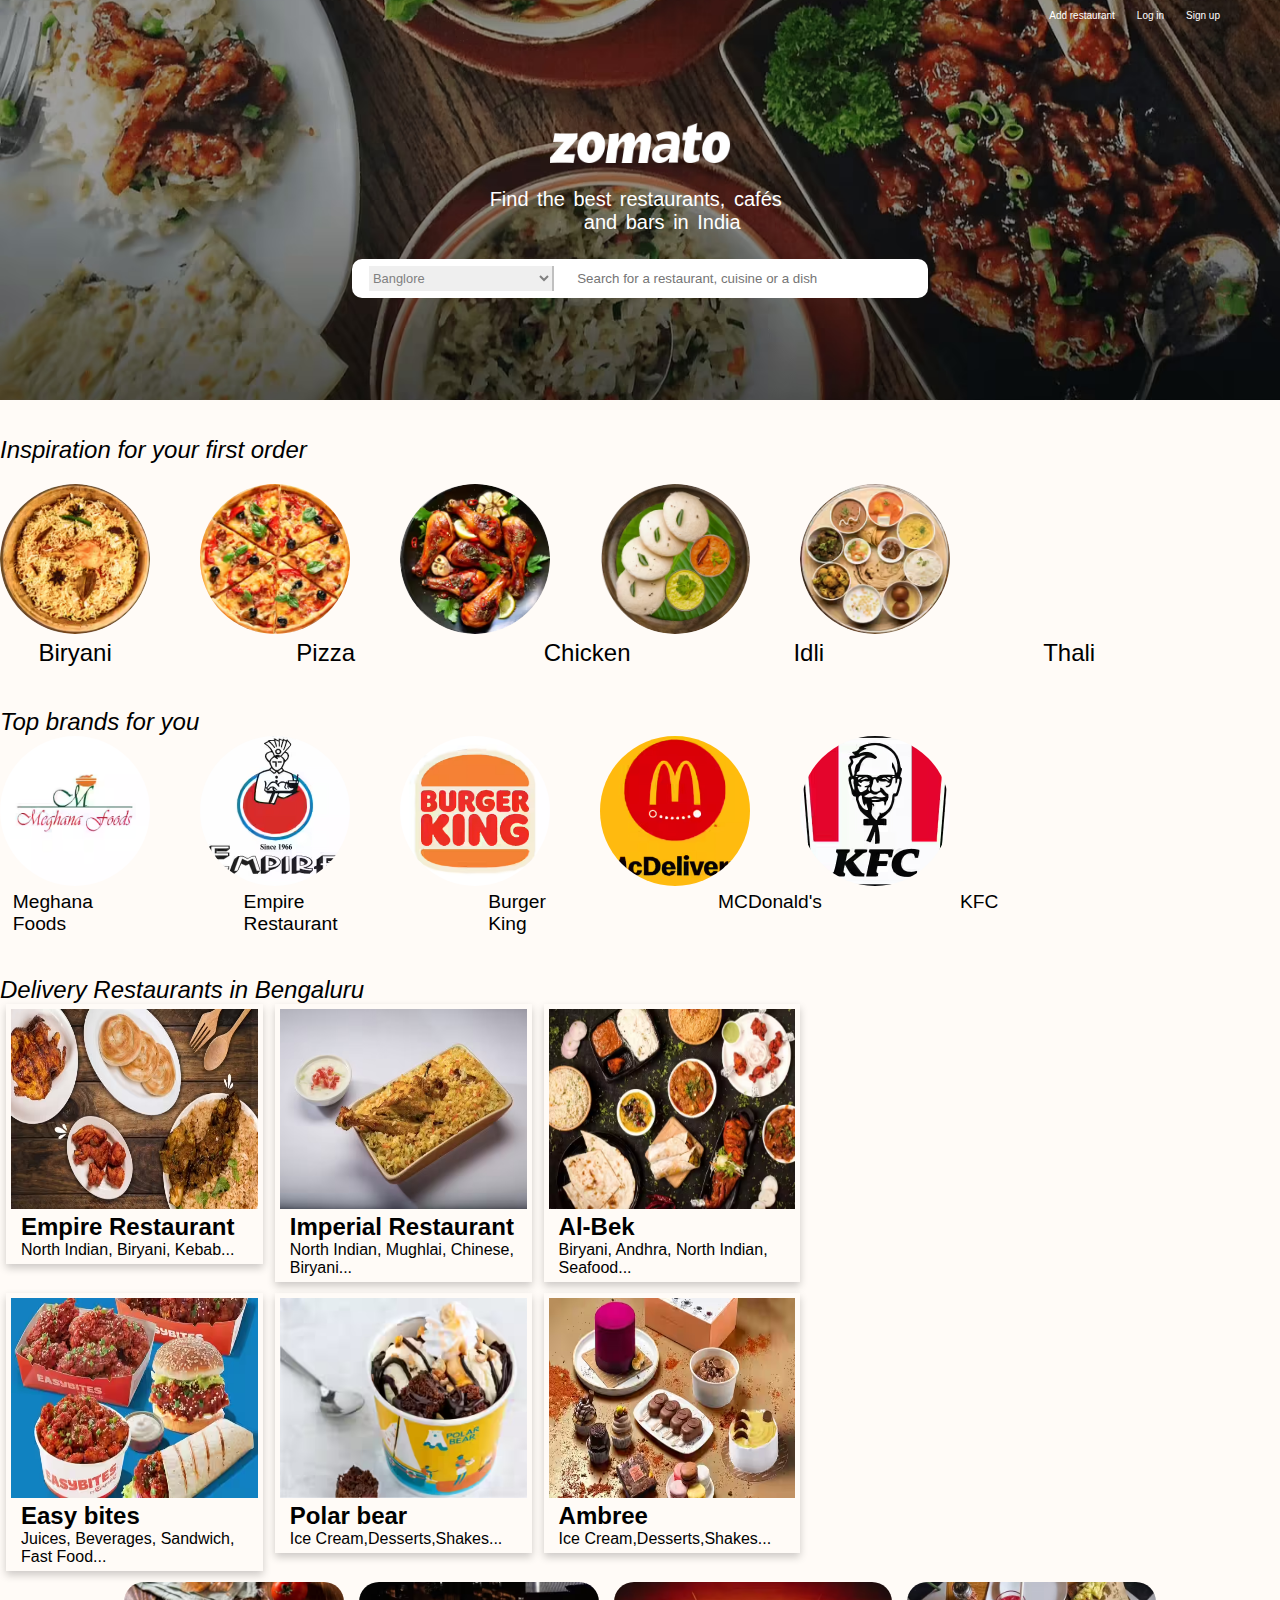
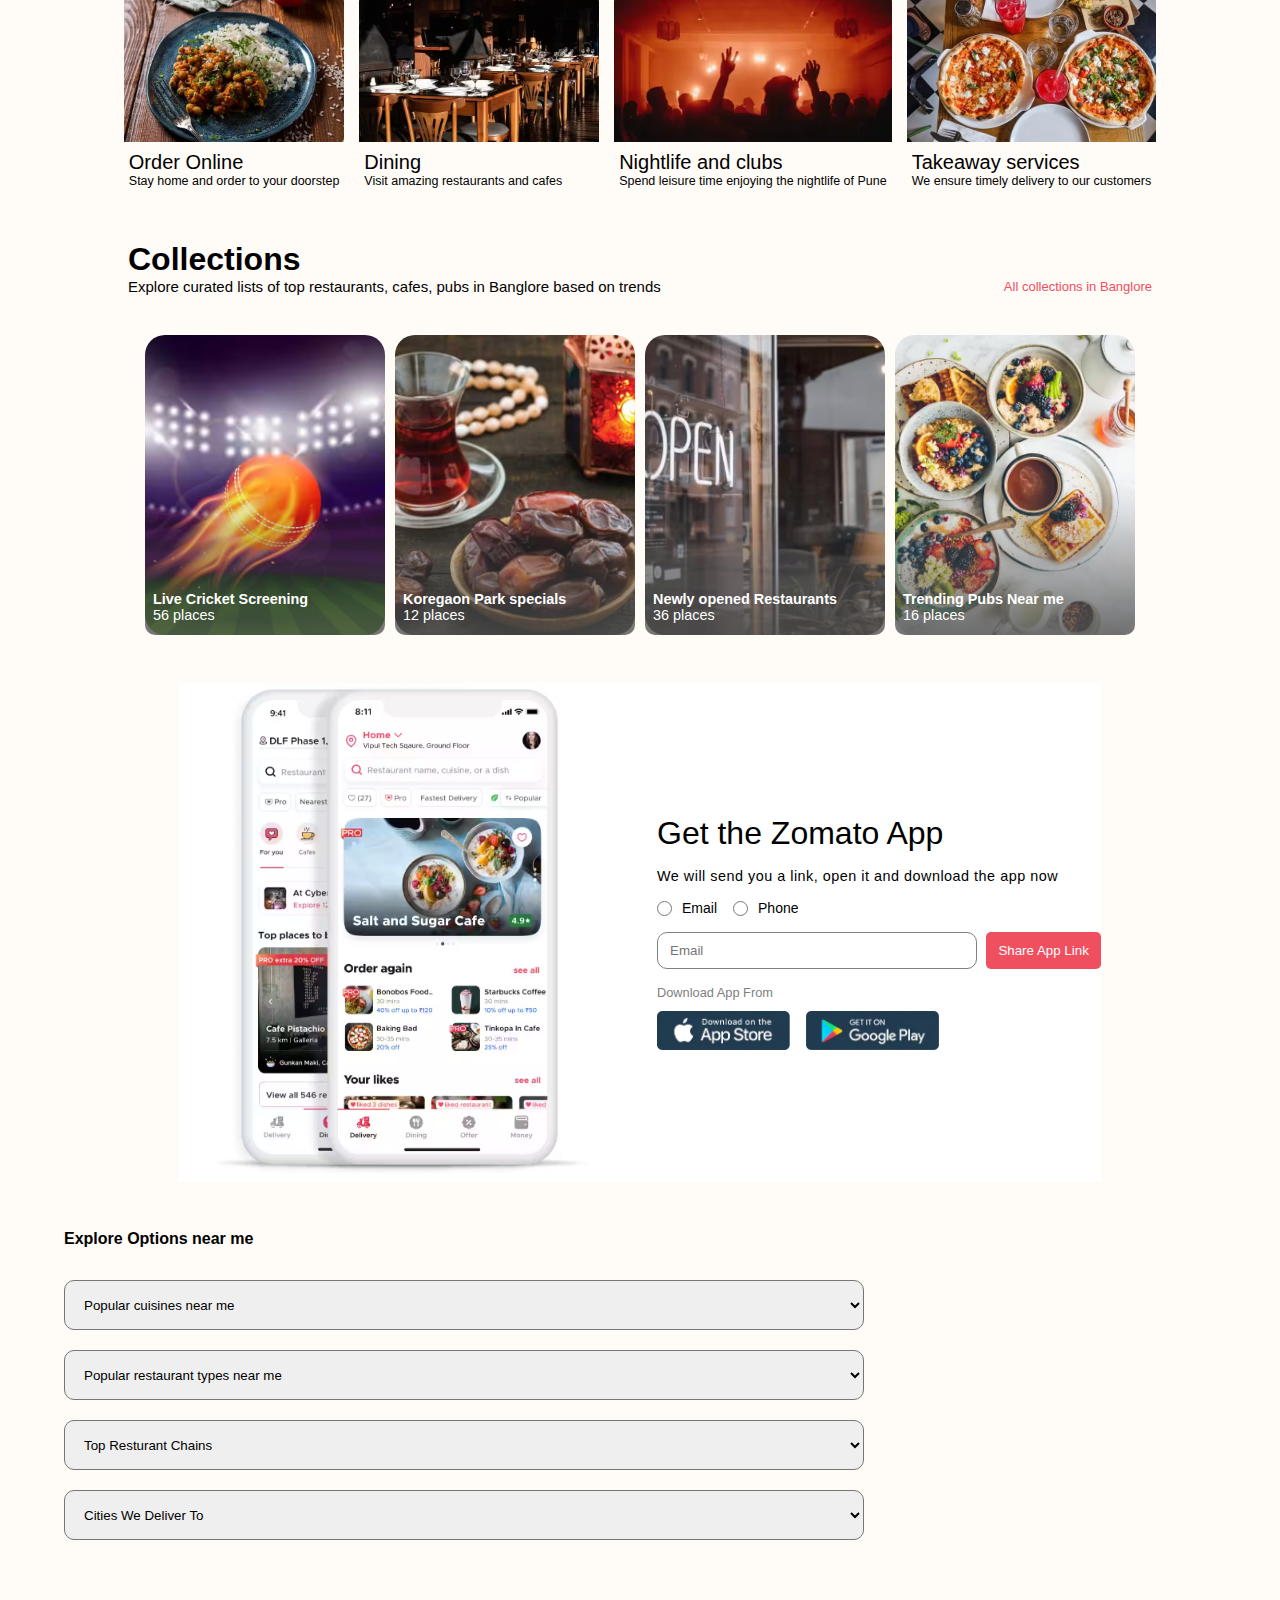
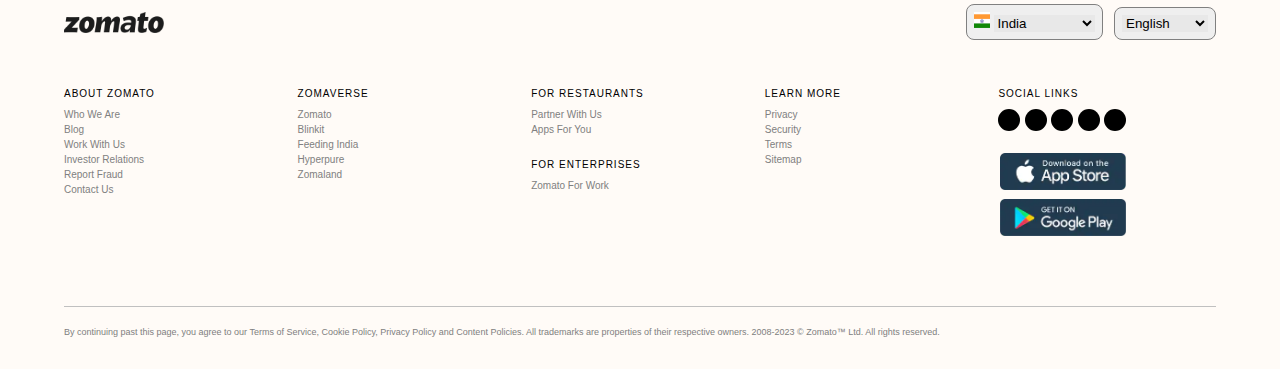
<file: index.html>
<!DOCTYPE html>
<html>
	<head>
	
		<meta charset="UTF-8">
		<meta name="viewport" content="width=device-width, initial-scale=1.0">
		<meta http-equiv="X-UA-Compatible" content="ie=edge">
		
		<!-- Zomato logo in title tab -->
		<link 
		rel = "icon"
		href = "ZomatoLogo.jpg"; 
		/>
		
		
		
		<!-- Linking CSS file -->
		<link rel = "stylesheet" href = "./zomato-css.css" />
		
		<title>Zomato </title>
	</head>
	<body>
		<!-- This is for hero section -->
		<section class = "hero__section">
			<header>
				<nav class = "navbar">
					<a href = "#"></a>
					<div class = "navbar__menu_container">
						
						<a href = "#" class = "link" >Add restaurant</a>
						<a href = "HTML_LOGIN.html" class = "link" >Log in</a>
						<a href = "SIGNUP.html" class = "link" >Sign up</a>
						<a href = "#" class = "user_icon"><i class="fa-solid fa-user"></i></a>
					</div>
				</nav>
			</header>
			<div class = "hero__section_container">
				<img src = "heroSectionLogo.png" alt = "Zomato Logo" class = "hero__section_logo" />
				<pre class = "hero__section_heading">Find the best restaurants, cafés 
	   and bars in India</pre>
				<div class = "hero__section_container_input">
					<i class="fa-sharp fa-solid fa-location-dot" id = "location_icon"></i>
					<select class = "hero__section_input_location">
						<option>Banglore</option>
						<option>Mumbai</option>
						<option>Pune</option>
						<option>Delhi</option>
					</select>
					<i class="fa-solid fa-magnifying-glass" id = "search_icon"></i>
					<input class = "hero__section_input_search" type = "text" placeholder = "Search for a restaurant, cuisine or a dish" />
				</div>
			</div>
		</section><br><br>

		
		<p style="font-style: italic; font-weight: lighter;font-size: 150%;margin-bottom:20px;  ">Inspiration for your first order</p>
		<div class="image_container">
			<a href="resturants.html" class="a2"><img src="biriyani.jpeg" alt="biryani" class="image_container1"></a>
		<a href="#" class="a2"><img src="pizza.jpeg" alt="Pizza" class="image_container1"></a>
		<a href="#" class="a2"></a><img src="chiken.jpeg" alt="Chicken " class="image_container1"></a>
		<a href="#" class="a2"><img src="edli.jpeg" alt="idli" class="image_container1"></a>
		<a href="#" class="a2"><img src="thali.jpeg" alt="Thali" class="image_container1"></a>
		
        
		
		</div>
		<div class="text1">
		<div class="text">Biryani</div>
		<div class="text2">Pizza</div>
		<div class="text3">Chicken</div>
		<div class="text4">Idli</div>
		<div class="text5">Thali</div>
		
		
		</div>
		<br><br>
		
		<p style="font-style: italic;font-weight: lighter; font-size:150% ;">Top brands for you</p>
		<div class="image_container">
			<img src="mg.jpeg" alt="Meghana" class="image_container1">
			<img src="emp.jpeg" alt="empire" class="image_container1">
			<img src="burking.jpeg" alt="Burger" class="image_container1">
			<img src="mc.jpeg" alt="mcdelivery" class="image_container1">
			<img src="kfc.jpeg" alt="kfcll" class="image_container1">
			
			</div>
			<div class="text1">
			<div class="text8">Meghana Foods</div>
			<div class="text9">Empire Restaurant</div>
			<div class="text10">Burger King</div>	
			<div class="text12">MCDonald's</div>
			<div class="text13">KFC</div>
			</div><br><br>
		
			<p style="font-style: italic;font-weight: lighter; font-size:150% ;">Delivery Restaurants in Bengaluru</p>
			<div class="row">
				<div class="column">
				  <div class="card">
					<img src="empire.jpeg" alt="Jane" height=200px width=100%>
					<div class="container">
					  <h2>Empire Restaurant</h2>
					  <div class="ftext">North Indian, Biryani, Kebab... </div>
					</div>
				  </div>
				</div>
			  
				<div class="column">
				  <div class="card">
					<img src="imperial.jpeg" alt="Mike" height=200px width=100%>
					<div class="container">
					  <h2>Imperial Restaurant</h2>
					  <div class="ftext">North Indian, Mughlai, Chinese, Biryani...</div>
					</div>
				  </div>
				</div>
			  
				<div class="column">
				  <div class="card">
					<img src="albek.jpeg" alt="John" height=200px width=100%>
					<div class="container">
					  <h2>Al-Bek</h2>
					  <div class="ftext">Biryani, Andhra, North Indian, Seafood...</div>
					</div>
				  </div>
				</div>
			  </div>
			  <div class="column">
				  <div class="card">
					<img src="easy.jpeg" alt="Juice" height=200px width=100%>
					<div class="container">
					  <h2>Easy bites</h2>
					  <div class="ftext">Juices, Beverages, Sandwich, Fast Food...</div>
					  </div>
				  </div>
				</div>
				<div class="column">
					<div class="card">
					  <img src="polar.jpeg" alt="John" height=200px width=100%>
					  <div class="container">
						<h2>Polar bear</h2>
						<div class="ftext">Ice Cream,Desserts,Shakes...</div>
					  </div>
					</div>
				  </div>
				</div>
				<div class="column">
					<div class="card">
					  <img src="ambree.jpeg" alt="Juice" height=200px width=100%>
					  <div class="container">
						<h2>Ambree</h2>
						<div class="ftext">Ice Cream,Desserts,Shakes...</div>
					  </div>
					</div>
				  </div><br><br><br>
			
		  

		 
		<!-- This is for cards that zomato offer -->
		<section class = "container_cards">
		
			 <div class = "we_offer__cards">
				<img src = "item1.png" alt = "card1 image"/>
				<div class = "we_offer__cards_content">
					<h2>Order Online</h2>
					<p>Stay home and order to your doorstep</p>
				</div>
			 </div>
			 
			 <div class = "we_offer__cards">
				<img src = "item2.png" alt = "card1 image"/>
				<div class = "we_offer__cards_content">
					<h2>Dining</h2>
					<p>Visit amazing restaurants and cafes</p>
				</div>
			 </div>
			 
			 <div class = "we_offer__cards">
				<img src = "item3.png" alt = "card1 image"/>
				<div class = "we_offer__cards_content">
					<h2>Nightlife and clubs</h2>
					<p>Spend leisure time enjoying the nightlife of Pune</p>
				</div>
			 </div>
			 
			 <div class = "we_offer__cards">
				<img src = "item4.png" alt = "card1 image"/>
				<div class = "we_offer__cards_content">
					<h2>Takeaway services</h2>
					<p>We ensure timely delivery to our customers</p>
				</div>
			 </div>
			 
		</section>
		<!-- This is for collection section -->
		<section class = "container_collections">
			<h1>Collections</h1>
			<div class = "sub_heading__container">
				<span>Explore curated lists of top restaurants, cafes, pubs in Banglore based on trends</span>
				<span id = "span">All collections in Banglore</span>
			</div>
			<div class = "collections__cards_container">
					
				<div class = "cards card1">
					<div class = "overlay"></div>
					<div class = "collections__content">
						<h4>Live Cricket Screening</h4>
						<span>56 places</span>
					</div>
				</div>
				
				<div class = "cards card2">
					<div class = "overlay"></div>
					<div class = "collections__content">
						<h4>Koregaon Park specials</h4>
						<span>12 places</span>
					</div>
				</div>
				
				<div class = "cards card3">
					<div class = "overlay"></div>
					<div class = "collections__content">
						<h4>Newly opened Restaurants</h4>
						<span>36 places</span>
					</div>
				</div>
				
				<div class = "cards card4">
					<div class = "overlay"></div>
					<div class = "collections__content">
						<h4>Trending Pubs Near me</h4>
						<span>16 places</span>
					</div>
				</div>
				
			</div>
		</section>
		<section>

		</section>
		<!-- This is for get the App section -->
		<section class = "container__get_the_App">
			<div class = "semi_container">
				<div class = "semi_container__left">
					<img src = "mobileBanner.png" alt = "mobile image" />
				</div>
				<div class = "semi_container__right">
					<h1>Get the Zomato App</h1>
					<p>We will send you a link, open it and download the app now</p>
					<div class = "radio_button__container">
						<div>
							<input type = "radio" id = "email" name = "downloadApp" />
							<label for = "email" style = "font-size:14px;">Email</label>
						</div>
							<div>
							<input type = "radio" id = "phone" name = "downloadApp" />
							<label for = "phone" style = "font-size:14px;">Phone</label>
						</div>
					</div>
					<div class = "input__container">
						<input type = "text" placeholder = "Email" />
						<button>Share App Link</button>
					</div>
					<div class = "download_app__container">
						<h5>Download App From</h5>
						<div>
							<img src = "appleStore.png" alt = "Apple store" />
							<img src = "playStore.png" alt = "Play store" />
						</div>
					</div>
				</div>
			</div>
		</section>
		<!-- this is for Explore places section -->
		<section class = "explore_places__container">
			<div class = "sub_container">
				<div>
					<h1>Explore Options near me</h1>
					
				</div>
				<div class = "drop_down__container">
					<div>
						<select class = "drop_down_menu">
							<option>Popular cuisines near me</option>
							<option>Biriyani food near me</option>
							<option>Korean food near me</option>
							<option>Street food near me</option>
							<option>Burger food near me</option>
						</select>
					</div>
					<div>
						<select class = "drop_down_menu">
							<option>Popular restaurant types near me</option>
							<option>Bars near me</option>
							<option>Cafes near me</option>
							<option>Bakeries near me</option>
							<option>Clubs near me</option>
						</select>
					</div>
					<div>
						<select class="drop_down_menu">
							<option>Top Resturant Chains </option>
							<option>Burger King </option>
							<option>KFC </option>
							<option>MC Donald's </option>
					        <option>Subway </option>
							

						</select>
					</div>
					<div>
						<select class = "drop_down_menu">
							<option>Cities We Deliver To</option>
							<option>Banglore</option>
							<option>Mumbai</option>
							<option>Pune</option>
							<option>Delhi</option>
						</select>
					</div>
				</div>
			</div>
		</section>
		<!-- This is for footer section -->
		<footer class = "footer__container">
			<div class = "footer_section1">
				<img src = "logo.png" alt = "zomato logo" />
				<div class = "section1__button_container">
					<button>
						<img src = "IndianFlag.png" alt = "Indian Flag" style = "width: 16px; height: 16px" />
						<select style = "border: none; background: #e8e8e8; cursor: pointer">
							<option>India</option>
							<option>United States</option>
							<option>Australia</option>
							<option>New Zealand</option>
							<option>Spain</option>
							<option>England</option>
						</select>
					</button>
					<button>
						<i class = "fa fa-globe"></i>
						<select style = "border: none; background: #e8e8e8; cursor: pointer">
							<option>English</option>
							<option>Español</option>
							<option>Čeština</option>
							<option>Slovenčina</option>
							<option>Polish</option>
							<option>Italian</option>
						</select>
					</button>
				</div>
			</div>
			<div class = "navigation_container">
				<div class = "link_container">
					<h5>About Zomato</h5>
					<div class = "link_container_anchors">
						<a href = "#">Who We Are</a>
						<a href = "#">Blog</a>
						<a href = "#">Work With Us</a>
						<a href = "#">Investor Relations</a>
						<a href = "#">Report Fraud</a>
						<a href = "#">Contact Us</a>
					</div>
				</div>
				
				<div class = "link_container">
					<h5>Zomaverse</h5>
					<div class = "link_container_anchors">
						<a href = "#">Zomato</a>
						<a href = "#">Blinkit</a>
						<a href = "#">Feeding India</a>
						<a href = "#">Hyperpure</a>
						<a href = "#">Zomaland</a>
					</div>
				</div>
				
				<div class = "link_container">
					<h5>For Restaurants</h5>
					<div class = "link_container_anchors">
						<a href = "#">Partner With Us</a>
						<a href = "#">Apps For You</a>
					</div>
					<h5 id = "enterprises">For Enterprises</h5>
					<div class = "link_container_anchors">
						<a href = "#">Zomato For Work</a>
					</div>
				</div>
				
				<div class = "link_container">
					<h5>Learn More</h5>
					<div class = "link_container_anchors">
						<a href = "#">Privacy</a>
						<a href = "#">Security</a>
						<a href = "#">Terms</a>
						<a href = "#">Sitemap</a>
					</div>
				</div>
				
				<div class = "link_container">
					<h5>Social Links</h5>
					<div class = "social_media_icon_buttons">
						<button><i class="fa-brands fa-linkedin-in"></i>	</button>
						<button><i class = "fa-brands fa-instagram"></i></button>
						<button><i class = "fa-brands fa-twitter"></i></button>
						<button><i class = "fa-brands fa-facebook"></i></button>
						<button><i class = "fa-brands fa-youtube"></i></button>
						<div class = "social_media_logos">
							<img src = "appleStore.png" alt = "Apple store" />
							<img src = "playStore.png" alt = "Play store" id = "img2"/>
						</div>
					</div>
				</div>
			</div>
			<div class = "disclaimer">
			By continuing past this page, you agree to our Terms of Service, Cookie Policy,
			Privacy Policy and Content Policies. All trademarks are properties of their respective owners.
			2008-2023 © Zomato™ Ltd. All rights reserved.
			</div>
		</footer>
	</body>
</html>
</file>
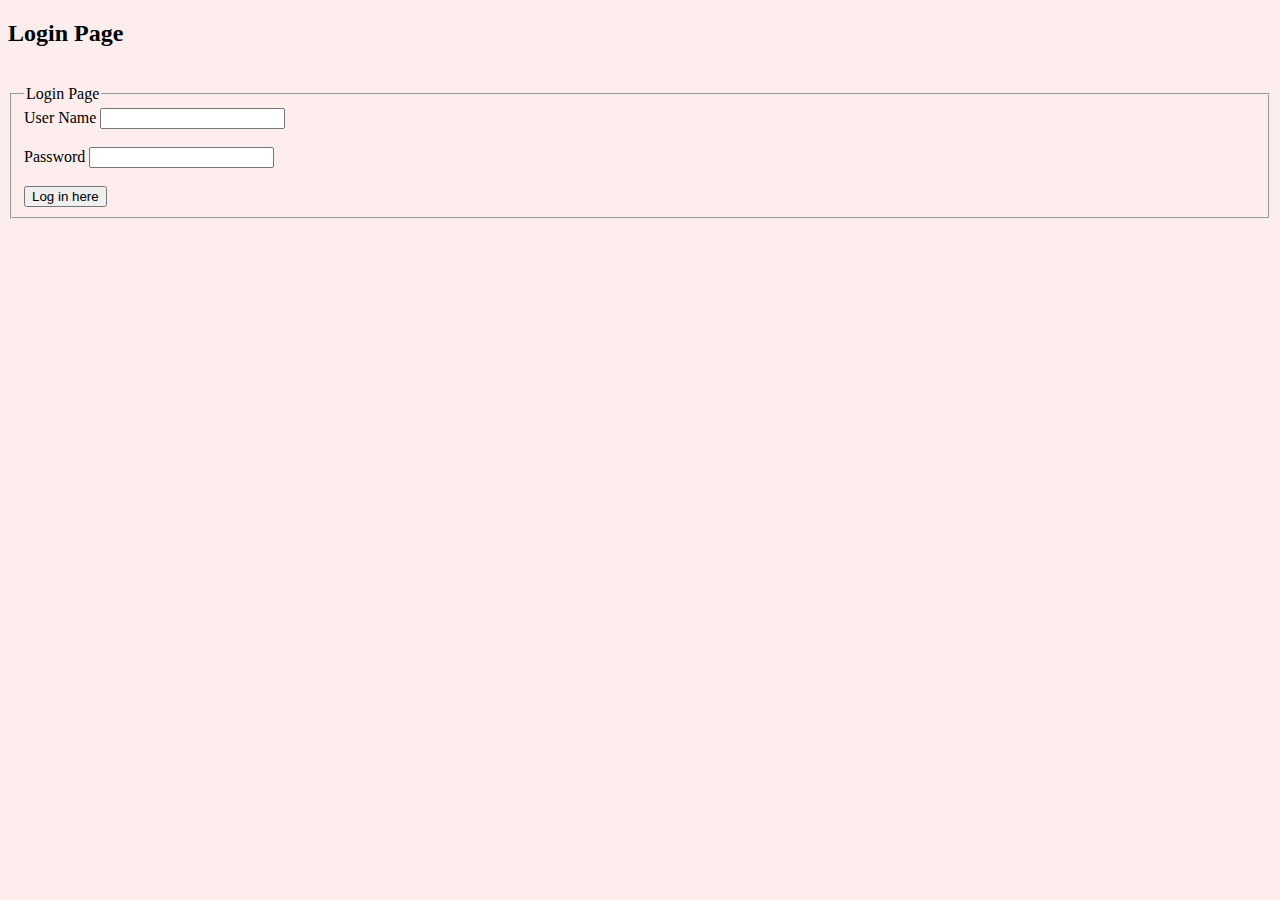
<file: HTML_LOGIN.html>
<!DOCTYPE html>
<html>
<head>
    <title>Login Form</title>
    
</head>
<body bgcolor=#FDEDEC
    <center><h2 >Login Page</h2></center><br>
	
     
    <form action="after_login.html">
	<fieldset>
        <legend><center>Login Page</center> </legend>
        <label for="fname"> User Name </label>
		<input type= "text" id="fname"><br><br>
		
        <label for="ec">Password</label>
		<input type="Password" id="ec"><br><br>
        

        <input type="submit" value="Log in here">
        
        

    </fieldset>
	
        
    </form>

</body>
</html>
</file>
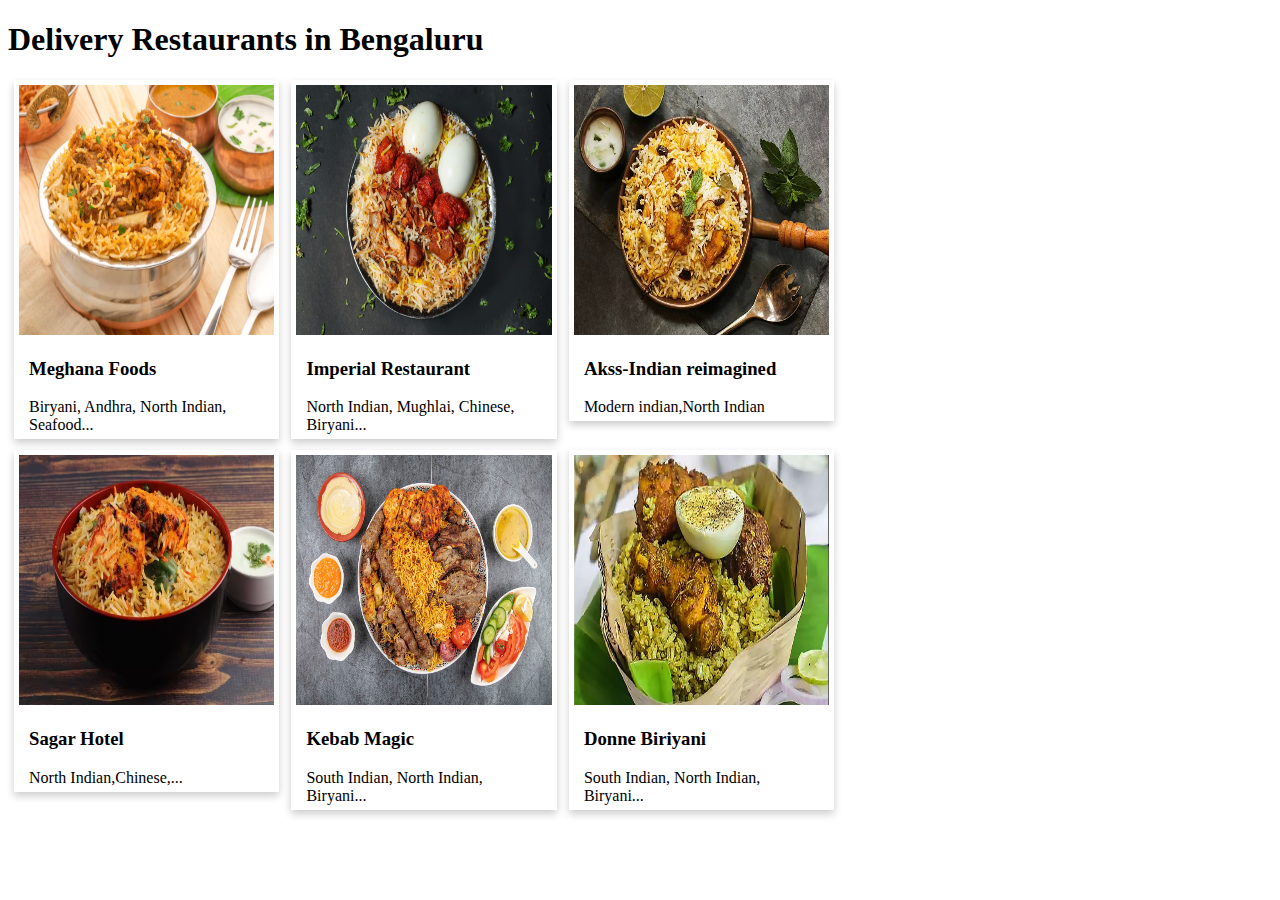
<file: resturants.html>
<!DOCTYPE html>
<html lang="en">
<head>
    <meta charset="UTF-8">
    <meta name="viewport" content="width=device-width, initial-scale=1.0">
    <title>Zomato</title>
    <link rel="icon" href="Zomato icon.png">
    <link rel="stylesheet" href="resturants.css">
</head>
<body>
    

<h1>Delivery Restaurants in Bengaluru</h1>
    <div class="row">
        <div class="column">
          <div class="card">
            <img src="megB.jpeg" alt="Jane" height=250px width=100% class="image20">
            <div class="container">
              <h3>Meghana Foods</h3>
              <div class="ftext">Biryani, Andhra, North Indian, Seafood... </div>
            </div>
          </div>
        </div>
      
        <div class="column">
          <div class="card">
            <img src="impB.jpeg" alt="Mike" height=250px width=100% class="image20">
            <div class="container">
              <h3>Imperial Restaurant</h3>
              <div class="ftext">North Indian, Mughlai, Chinese, Biryani...</div>
            </div>
          </div>
        </div>
      
        <div class="column">
          <div class="card">
            <img src="akssB.jpg" alt="John" height=250px width=100% class="image20">
            <div class="container">
                <h3>Akss-Indian reimagined</h3>
              <div class="ftext">Modern indian,North Indian</div>
            </div>
          </div>
        </div>
      </div>
      <div class="column">
          <div class="card">
            <img src="sagar.jpeg" alt="Juice" height=250px width=100% class="image20">
            <div class="container">
              <h3>Sagar Hotel</h3>
              <div class="ftext">North Indian,Chinese,...</div>
              </div>
          </div>
        </div>
        <div class="column">
            <div class="card">
              <img src="kabab.jpg" alt="John" height=250px width=100% class="image20">
              <div class="container">
                <h3>Kebab Magic</h3>
                <div class="ftext">South Indian, North Indian, Biryani...</div>
              </div>
            </div>
          </div>
        </div>
        <div class="column">
            <div class="card">
              <img src="donne.jpeg" alt="Juice" height=250px width=100% class="image20">
              <div class="container">
                <h3>Donne Biriyani</h3>
                <div class="ftext">South Indian, North Indian, Biryani...</div>
              </div>
            </div>
          </div>

        </body>
        </html>
</file>
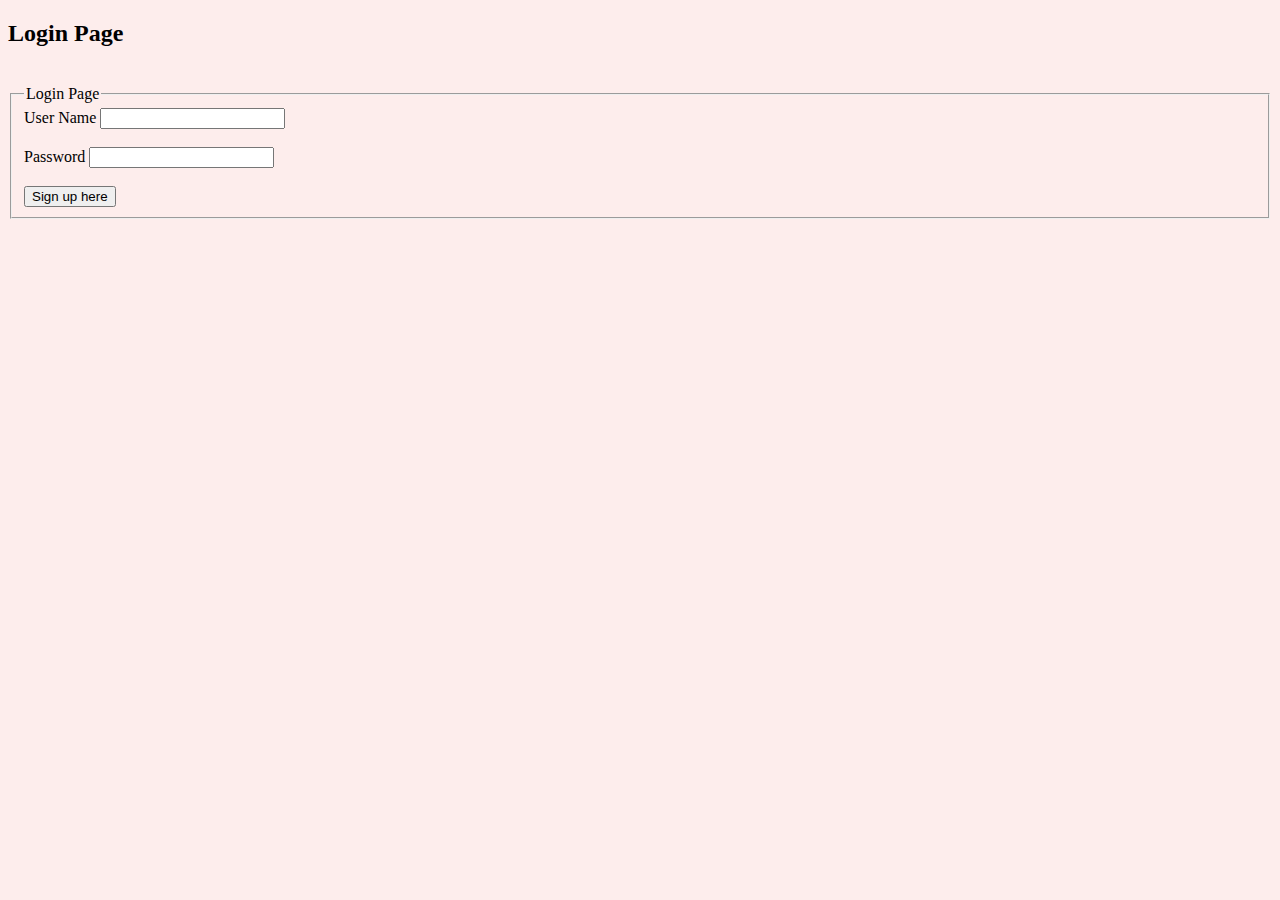
<file: SIGNUP.html>
<!DOCTYPE html>
<html>
<head>
    <title>Login Form</title>
    
</head>
<body bgcolor=#FDEDEC
    <center><h2 >Login Page</h2></center><br>
	
     
    <form action="after_signup.html">
	<fieldset>
        <legend><center>Login Page</center> </legend>
        <label for="fname"> User Name </label>
		<input type= "text" id="fname"><br><br>
		
        <label for="ec">Password</label>
		<input type="Password" id="ec"><br><br>
        

        <input type="submit" value="Sign up here">
        
        

    </fieldset>
	
        
    </form>

</body>
</html>
</file>
<file: zomato-css.css>
*{
	margin: 0;
	padding: 0;
	box-sizing: border-box;
	font-family: 'Poppins', sans-serif;
}

body{
	background: rgb(255,251,247);
	margin-bottom: -32px;
}

/* Hero section */

.hero__section{
	background-image: url('heroSectionBackground.png');
	height: 400px;
	background-size: cover;
	background-position: center;
	position: relative;
}

.navbar{
	display: flex;
	height: 30px;
	align-items: center;
	justify-content: space-between;
	padding-left: 80px;	
	padding-right: 60px;
	font-size: 17px;
	
}

.navbar a{
	color: white;
	text-decoration: none;
}

.navbar a:hover{
	transform: scale(1.02);
}

.navbar__menu_container{
	display: flex;
	gap: 22px;
	font-size: 10px;
	
	
}

.navbar__menu_container .user_icon{
	display: flex;
	height: 25px;
	width: 25px;
	border: 2px solid white;
	border-radius: 50%;
	align-items: center;
	justify-content: center;
	display: none;
	
}


.hero__section_container{
	display: flex;
	flex-direction: column;
	align-items: center;
	justify-content: center;
	gap: 25px;
	height: calc(400px - 40px);
}

.hero__section_logo{
	height: 40px;
    width: 180px;
}


.hero__section_heading{
	color: white;
    word-spacing: 3px;
    font-size: 20px;
    font-weight: 380;
}

.hero__section_container_input{
	background: white;
	border-radius: 10px;
	width: 45%;
	padding: 7px;
	display: flex;
	align-items: center;
	justify-content: space-between;
	gap: 10px;
}

#location_icon{
	color: rgb(239,79,95);
	margin-top: -4px;
}

#search_icon{
	color: rgb(239,79,95);
	margin-right: 3px;
}

.hero__section_input_location, .hero__section_input_search{
	border: none;
	padding-top: 4px;
	padding-bottom: 4px;
}


.hero__section_input_location{
	width: 35%;
	border-right: 2px solid #C0C0C0;
	color: gray;
	font-size: 12.9px;
}

.hero__section_input_search{
	width: 65%;
}

/* Media Queries for Hero Section */

@media only screen and (max-width: 685px){
	.navbar__menu_container .user_icon{
		display: flex;
	}
	.link{
		display: none;
	}
	.hero__section{
		height: 300px;
	}
	.hero__section_container{
        flex-direction: column;
        background-color: transparent;
        width: 100%;
		height: calc(300px - 116px);
    }
	.hero__section_logo{
		height: 60px;
		width: 200px;
		margin-top: 20px;
	}
    .input_container_location, .input_container_search{
        padding: 18px;
        border-radius: 10px;
        width: 200px;
    }
    .hero__section_heading{
        font-size: 18px;
        width: 400px;
    }
}

@media only screen and (max-width: 400px){
	.hero__section{
		width: 119%
	}
	.hero__section_heading{
		font-size: 18px;
		word-spacing: 0px;
		margin-left: 47px;
	}
	.hero__section_container{
		width: 102%;
		height: 69%;
	}
}
.image{
    
	max-width:80%;
    margin-right: 20px;
	border-radius:50%;
	
	
	/* Adjust margin as needed */
}

.text0{                                                                                  
    flex: 1; /* Take up remaining space next to the image */
}
.custom-list{
        list-style-type: none;
}
    
   .custom-list li a{
        text-decoration: none;
        float: left;
		border:2px solid black;
		
        padding-right:10px;
		margin-bottom:150px;
		margin-left:10px;
        padding-left: 10px;

    }
	.custom-list li a:hover{
		color: #ff6600;
	}
	.section0{
		margin-bottom:20px ;
	}
	.image_container{
	overflow: hidden;
}
.text1{
	
	display: flex;
	justify-content: space-between;
}
.text {
	
	bottom: 0;
	left: 0;
	width: 100%;
	font-size: 150%;
	color: black; /* Text color */
	padding: 5px; /* Adjust padding as needed */
	box-sizing: border-box;
	padding-left: 3%;
	float: left;
	margin-right: 10px;
}
.text2 {
	
	bottom: 0;
	left: 0;
	width: 100%;
	font-size: 150%;
	color: black; /* Text color */
	padding: 5px; /* Adjust padding as needed */
	box-sizing: border-box;
	padding-left: 2%;
	float: left;
	margin-right: 10px;
}
.text3 {
	
	bottom: 0;
	left: 0;
	width: 100%;
	font-size: 150%;
	color: black; /* Text color */
	padding: 5px; /* Adjust padding as needed */
	box-sizing: border-box;
	padding-left: 1%;
	float: left;
	margin-right: 10px;
}
.text4 {
	
	bottom: 0;
	left: 0;
	width: 100%;
	font-size: 150%;
	color: black; /* Text color */
	padding: 5px; /* Adjust padding as needed */
	box-sizing: border-box;
	padding-left: 1%;
	float: left;
	margin-right: 10px;
}
.text5 {
	
	bottom: 0;
	left: 0;
	width: 100%;
	font-size: 150%;
	color: black; /* Text color */
	padding: 5px; /* Adjust padding as needed */
	box-sizing: border-box;
	padding-left: 1%;
	float: left;
	margin-right: 10px;
}
.text6 {
	
	bottom: 0;
	left: 0;
	width: 100%;
	font-size: 150%;
	color: black; /* Text color */
	padding: 5px; /* Adjust padding as needed */
	box-sizing: border-box;
	padding-right: 3%;
	padding-left: 1%;
	float: left;
	margin-right: 10px;
}
.text7 {
	
	bottom: 0;
	left: 0;
	width: 100%;
	font-size: 150%;
	color: black; /* Text color */
	padding: 5px; /* Adjust padding as needed */
	box-sizing: border-box;
	padding-right: 4.5%;
	float: left;
	margin-right: 10px;
}
.text8 {
	
	bottom: 0;
	left: 0;
	width: 100%;
	font-size: 120%;
	color: black; /* Text color */
	padding: 5px; /* Adjust padding as needed */
	box-sizing: border-box;
	padding-left: 1%;
	padding-right: 1%;
	float: left;
	margin-right: 10px;
}
.text9 {
	
	bottom: 0;
	left: 0;
	width: 100%;
	font-size: 120%;
	color: black; /* Text color */
	padding: 5px; /* Adjust padding as needed */
	box-sizing: border-box;
	padding-left: 10%;
	padding-right: 1%;
	float: left;
	margin-right: 10px;
}
.text10 {
	
	bottom: 0;
	left: 0;
	width: 100%;
	font-size: 120%;
	color: black; /* Text color */
	padding: 5px; /* Adjust padding as needed */
	box-sizing: border-box;
	padding-left: 10%;
	padding-right: 3%;
	float: left;
	margin-right: 10px;
}

.text12 {
	
	bottom: 0;
	left: 0;
	width: 100%;
	font-size: 120%;
	color: black; /* Text color */
	padding: 5px; /* Adjust padding as needed */
	box-sizing: border-box;
	padding-left: 9%;
	padding-right: 1%;
	float: left;
	margin-right: 10px;
}
.text13 {
	
	bottom: 0;
	left: 0;
	width: 100%;
	font-size: 120%;
	color: black; /* Text color */
	padding: 5px; /* Adjust padding as needed */
	box-sizing: border-box;
	padding-left:9%;
	padding-right: 20%;
	float:left;
	margin-right: 10px;
}

.image_container1{
	height: 150px;
	width: 150px;
	border-radius: 50%;
	margin-right: 50px;
	float:left;
	
}
.column {
	float: left;
	width: 21%;
	margin-bottom: 11px;
	padding: 0 6px;
  }
  
  <!-- /* Display the columns below each other instead of side by side on small screens */ -->
  @media screen and (max-width:300px) {
	.column {
	  width: 100%;
	  display: block;
	}
  }
  
  <!-- /* Add some shadows to create a card effect */ -->
  .card {
	box-shadow: 0 4px 8px 0 rgba(0, 0, 0, 0.2);
	padding: 5px;
  }
  
  <!-- /* Some left and right padding inside the container */ -->
  .container {
	padding: 0 10px;
  }
  
  <!-- /* Clear floats */ -->
  .container::after, .row::after {
	content: "";
	clear: both;
	display: table;
  }
  .column:hover{
	transition: all 0.2s ease;
	transform: scale(1.01);
	border: 1px solid grey;
	cursor: pointer;
	box-shadow: 0 0 15px 5px #A0A0A0;
}
  
  .title {
	color: grey;
  }
  
  .button {
	border: none;
	outline: 0;
	display: inline-block;
	padding: 8px;
	color: white;
	background-color: #000;
	text-align: center;
	cursor: pointer;
	width: 100%;
  }
  
  .button:hover {
	background-color: #555;
  }
  .ftext{
	font-size: 100%;
	font-weight: lighter;
	
  }

  

/* Cards section */

.container_cards{
	margin: 3rem auto;
	width: 90%;
	display: flex;
	flex-wrap: wrap;
	gap: 15px;
	align-items: center;
	justify-content: center;
}

.we_offer__cards{
	border-radius: 20px;
	overflow: hidden;
}

.we_offer__cards:hover{
	transition: all 0.2s ease;
	transform: scale(1.01);
	border: 1px solid grey;
	cursor: pointer;
	box-shadow: 0 0 15px 5px #A0A0A0;
}

.we_offer__cards img{
	width: 100%;
	height: 160px;
	object-fit: cover;
	object-position: center;
}

.we_offer__cards_content{
	padding: 5px;
}

.we_offer__cards_content h2{
	font-size: 20px;
	font-weight: 500;
}

.we_offer__cards_content p{
	font-size: 12.5px;
	font-weight: 400;	
}

/* Collections section */

.container_collections{
	margin: 3rem auto;
	width: 80%;
}

.container_collections h1{
	font-weight: 600;
}

.sub_heading__container{
	font-size: 15px;
	display: flex;
	justify-content: space-between;
	align-items: center;
	gap: 30px;
	flex-wrap: wrap;	
}

.sub_heading__container span:nth-child(2){
	color: rgb(239,79,95);
	font-size: 13px;
	cursor: pointer;
}

.sub_heading__container span[id=span]:hover{
	text-decoration: underline red;
	color: red;
}

.collections__cards_container{
	display: flex;
	justify-content: center;
	align-items: center;
	flex-wrap: wrap;
	gap: 10px;
	margin-top: 2.5rem;
}

.cards{
	height: 300px;
	min-width: 240px;
	background-size: cover;
	background-position: center;
	border-radius: 20px;
	position: relative;
} 

.cards:hover{
	transform: scale(1.01);
	box-shadow: 0 0 15px 5px #A0A0A0;
	cursor: pointer;
} 

.card1{
	background-image: url('collection1.jpg');
	
}

.card2{
	background-image: url('collection2.jpg');
}

.card3{
	background-image: url('collection3.jpg');
}

.card4{
	background-image: url('collection4.jpg');
}

.overlay{
	width: 100%;
	height: 100%;
	position: absolute;
	top: 0;
	left: 0;
	border-radius: 10px;
	background: linear-gradient(0deg, rgba(80,80,80,0.8)0%, rgba(0,0,0,0)50%, rgba(0,0,0,0)100%);
	z-index: 5;
}

.collections__content{
	position: absolute;
	bottom: 0;
	left: 0;
	color: white;
	padding-left: 8px;
	padding-bottom: 12px;
	font-size: 0.9rem;
	z-index: 6;
}

/* This is for get the App section */

.container__get_the_App{
	display: flex;
	justify-content: center;
	align-items: center;
	background: rgb(255,251,247);
	width: 90%;
	margin: 3rem auto;
}

.semi_container{
	width: 80%;
	display: flex;
	flex-wrap: wrap;
	gap: 1.5rem;
	justify-content: center;
	align-items: center;
	background: white;
}

.semi_container__left{
	flex: 1.5;
}

.semi_container__left img{
	width: 100%;
	object-fit: cover;
	object-position: center;
}

.semi_container__right{
	flex: 3;
	height: 100%;
	display: flex;
	flex-direction: column;
	gap: 1rem;
	margin-left: 10px;
}

.semi_container__right h1{
	font-size: 2rem;
	font-weight: 500;
}

.semi_container__right p{
	font-size: 0.9rem;
	letter-spacing: 0.5px;
	font-weight: 500;
}

.semi_container__right .radio_button__container{
	display: flex;
	align-items: center;
	gap: 1rem;
}

.semi_container__right .radio_button__container div{
	display: flex;
	align-items: center;
	justify-content: center;
	gap: 10px;
}

.semi_container__right .radio_button__container div input{
	height: 15px;
	width: 15px;
	accent-color: rgb(239,79,95);  
}

.input__container{
	display: flex;
	gap: 0.6rem;
	flex-wrap: wrap;
}

.input__container button, .input__container input{
	padding: 10px 12px;
}

.input__container input{
	flex: auto;
	border: 1.5px solid gray;
	border-radius: 10px;
	outline: none;
}

.input__container button{
	border: none;
	border-radius: 5px;
	color: white;
	background: rgb(239,79,95); 
	cursor: pointer;
}

.input__container button:hover{
	background: red;
}

.download_app__container{
	display: flex;
	flex-direction: column;
	gap: 0.7rem;
}

.download_app__container h5{
	font-weight: 450;
	font-size: 0.8rem;
	color: gray;
}

.download_app__container div{
	display: flex;
	gap: 1rem;
}

.download_app__container div img{
	cursor: pointer;
	width: 30%;
}

/* Media Queries for get App section */

@media only screen and (max-width: 1300px){
    .container__get_the_App .semi_container .semi_container__left,
    .container__get_the_App .semi_container .semi_container__right{
        flex: 1;
    }

    .container__get_the_App .semi_container{
        width: 80%;
    }
}

@media only screen and (max-width: 900px){
    .container__get_the_App{
        padding: 2rem 0;
    }
    .container__get_the_App .semi_container{
        width: 95%;
        flex-direction: column;
    }
	.container__get_the_App .semi_container .semi_container__left img{
		height: 300px;
	}
}

/* This is for Explore places section */

.explore_places__container{
	width: 90%;
	margin: 3rem auto;
}

.explore_places__container .sub_container{
	width: 90%;
}

.explore_places__container .sub_container div h1{
	font-weight: 600;
	font-size: medium;
}

.explore_places__container .sub_container div span{
	font-size: 14px;
}

.drop_down__container{
	display: flex;
	flex-direction: column;
	gap: 20px;
	margin: 2rem auto;
}

.drop_down_menu{
	height: 50px;
	width:800px;
	border-radius: 10px;
	padding: 15px;
}

/* Media Queries for explore section */

@media only screen and (max-width: 900px){
	.drop_down_menu{
		width: 600px;
	}
}

@media only screen and (max-width: 685px){
	.drop_down_menu{
		width: 400px;
	}
}

/* This is for the footer section */

.footer__container{
	width: 90%;
	margin: 4rem auto;
}

.footer_section1{
	display: flex;
	flex-wrap: wrap;
	align-items: center;
	justify-content: space-between;
	margin: auto;
	width: 70;
}

.footer_section1 img{
	width: 100px;
}

.section1__button_container button{
	padding: 7px;
	border: 1px solid gray;
	border-radius: 8px;
	cursor: pointer;
}

.section1__button_container button:nth-child(2){
	margin-left: 7px;
}

.navigation_container{
	display: grid;
	grid-template-columns : repeat(5, 1fr);
	margin: auto;
	gap: 1rem;
	padding: 3rem 0;
}

.link_container{
	display: flex;
	flex-direction: column;
	gap: 10px;
}

.link_container h5{
	font-size: 10px;
	font-weight: 500;
	text-transform: uppercase;
	letter-spacing: 1px;
}

.link_container_anchors a{
	display: flex;
	flex-direction: column;
	text-decoration: none;
	text-transform: none;
	color: gray;
	gap: 5px;
	font-weight: 400;
	margin-bottom: 4px;
	font-size: 10px;
}

.link_container_anchors a:hover{
	color: black;
}

.link_container h5[id=enterprises]{
	margin-top: 10px;
	letter-spacing: 1px;
}

.social_media_logos{
	margin: 18px 30px;	
}

.social_media_logos img{
	width: 80%;
    margin-left: -28px;
	cursor: pointer;
}

.social_media_logos img[id=img2]{
	margin-top: 5px;
}

.social_media_icon_buttons button{
	background: black;
	border: none;
	border-radius: 50%;
	height: 22px;
	width: 22px;
	cursor: pointer;
	color: white;
}

.social_media_icon_buttons button i{
	display: flex;
	font-size: 13px;
	justify-content: center;
	align-items: center;
}

.disclaimer{
	font-size: 9px;
    color: gray;
    margin-top: auto;
	border-top: 1px solid #C0C0C0;
	padding-top: 20px;
}

/* Media queries for footer section */

@media only screen and (max-width: 900px){
    .navigation_container{
		grid-template-columns: repeat(3, 1fr);
    }
}

@media only screen and (max-width: 500px){
    .navigation_container{
		grid-template-columns: repeat(2, 1fr);
    }
}

@media only screen and (max-width: 320px){
    .navigation_container{
		grid-template-columns: repeat(1, 1fr);
    }
}
</file>
<file: resturants.css>
.column {
	float: left;
	width: 21%;
	margin-bottom: 11px;
	padding: 0 6px;
  }
  
  
  @media screen and (max-width:300px) {
	.column {
	  width: 100%;
	  display: block;
	}
  }
  
  
  .card {
	box-shadow: 0 4px 8px 0 rgba(0, 0, 0, 0.2);
	padding: 5px;
    
  }
  .image20{
    border-radius:0 4px 8px 0 rgba(0, 0, 0, 0.2) ;
    flex-shrink: 0;
    cursor: pointer;

  }
  
  
  .container {
	padding: 0 10px;
  }
  
  
  .container::after, .row::after {
	content: "";
	clear: both;
	display: table;
  }
  .column:hover{
	transition: all 0.2s ease;
	transform: scale(1.01);
	border: 1px solid grey;
	cursor: pointer;
	box-shadow: 0 0 15px 5px #A0A0A0;
}
  
  .title {
	color: grey;
  }
  
  .button {
	border: none;
	outline: 0;
	display: inline-block;
	padding: 8px;
	color: white;
	background-color: #000;
	text-align: center;
	cursor: pointer;
	width: 100%;
  }
  
  .button:hover {
	background-color: #555;
  }
  .ftext{
	font-size: 100%;
	font-weight: lighter;
	
  }
</file>
